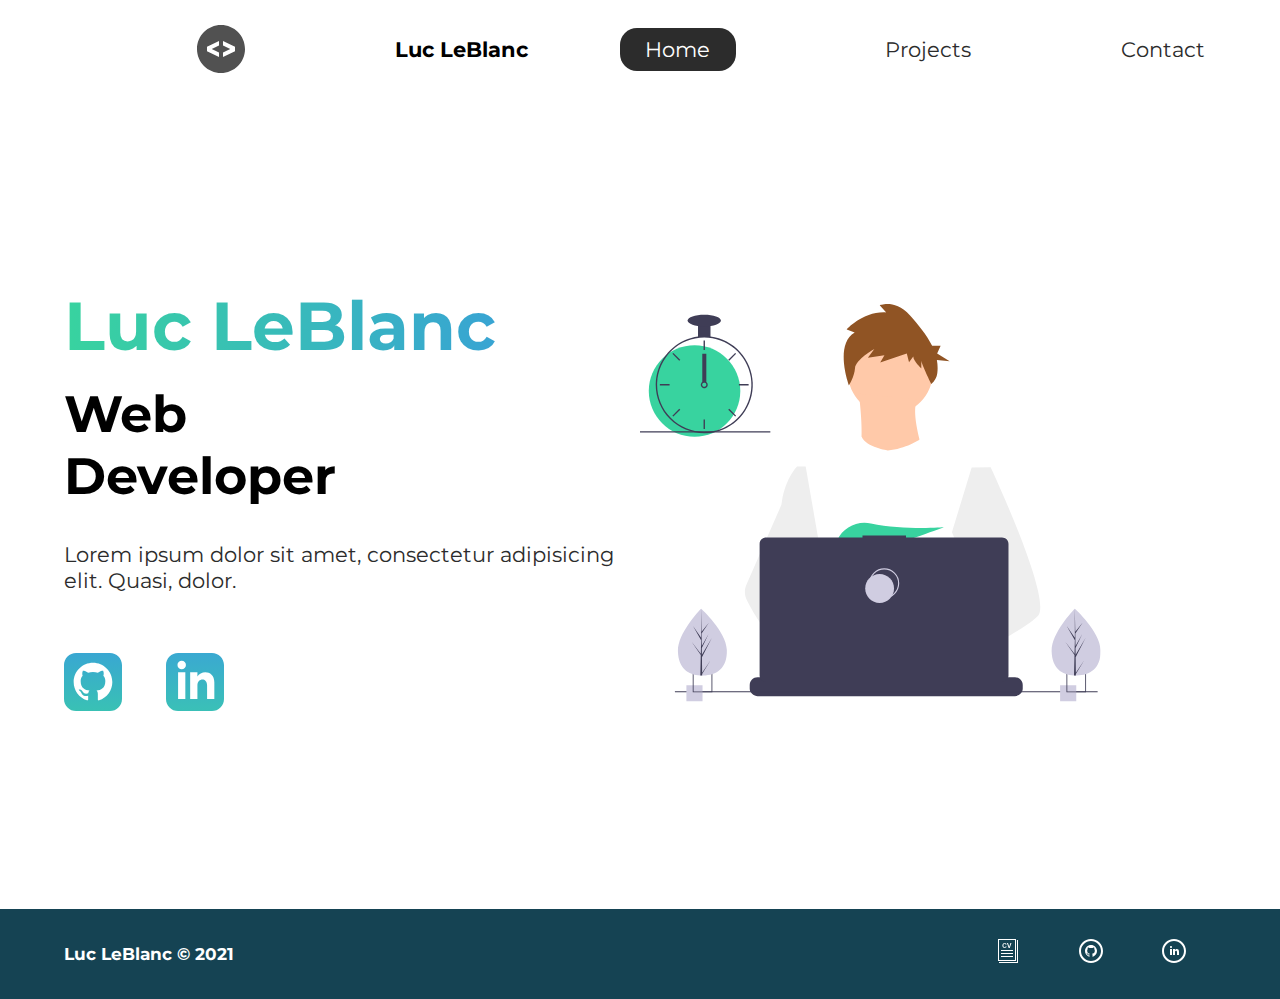
<file: index.html>
<!DOCTYPE html>
<html lang="en">
<head>
    <meta charset="UTF-8">
    <meta http-equiv="X-UA-Compatible" content="IE=edge">
    <meta name="viewport" content="width=device-width, initial-scale=1.0">
    <meta name="descriotion" content="Luc is a Web Developer focusing on client-friendly solutions through design and development">
    <meta name="robots" content="index,follow">
    <link rel="preconnect" href="https://fonts.gstatic.com">
    <link href="https://fonts.googleapis.com/css2?family=Montserrat:wght@400;500&display=swap" rel="stylesheet">
    <link rel="stylesheet" href="./styles/style.css">
    <title>Luc LeBlanc | Developer</title>
</head>
<body>
    <header class="main-head">
        <nav>
            <div class="logo">
                <img src="./icons/code.svg" alt="logo">
                <h1>Luc LeBlanc</h1>
            </div>
            <ul>
                <li><a href="#" class="active">Home</a></li>
                <li><a href="./projects/index.html">Projects</a></li>
                <li><a href="./contact/index.html">Contact</a></li>
            </ul>
        </nav>
    </header>
    <section class="intro">
            <div class="intro-text">
                <h2>Luc LeBlanc</h2>
                <h3>Web <br> Developer</h3>
                <p>Lorem ipsum dolor sit amet, consectetur adipisicing elit. Quasi, dolor.</p>
                <div class="intro-social">
                    <a href="#"><img src="./icons/github.svg" alt="github-social-link"></a>
                    <a href="#"><img src="./icons/linked-in.svg" alt="linkedin-social-link"></a>
                </div>
            </div>
        <div class="intro-images">
            <svg
            width="799"
            height="690"
            viewBox="0 0 799 690"
            fill="none"
            xmlns="http://www.w3.org/2000/svg"
          >
            <g id="undraw_dev_productivity_umsq (1) 1" clip-path="url(#clip0)">
              <path
                id="Vector"
                d="M516.92 624.636C516.92 624.636 512.16 626.266 504.42 628.576C487.31 633.706 455.65 642.216 428.82 643.916C405.72 645.396 386.2 641.836 382.63 626.766C381.1 620.286 383.27 614.956 388 610.576C402.12 597.486 439 592.796 468.25 591.186C476.51 590.736 484.15 590.526 490.51 590.446C501.31 590.306 508.39 590.526 508.39 590.526L508.56 591.186L516.92 624.636Z"
                fill="#FFC9A9"
              />
              <path
                id="Vector_2"
                d="M436.99 672.586C418.61 695.346 342.73 647.666 316.19 629.886C310.41 626.016 306.97 623.566 306.97 623.566L331.25 591.186L338.94 580.936C338.94 580.936 345.82 584.586 355.99 590.526C356.36 590.746 356.73 590.966 357.11 591.186C365.88 596.336 376.89 603.066 388 610.576C403.33 620.946 418.83 632.776 428.82 643.916C438.59 654.806 443.08 665.036 436.99 672.586Z"
                fill="#FFC9A9"
              />
              <g id="me">
                <path
                  id="Vector_3"
                  d="M434.672 191.952C475.283 191.607 507.926 158.406 507.582 117.795C507.237 77.1832 474.036 44.5403 433.425 44.8847C392.813 45.2291 360.17 78.4303 360.515 119.042C360.859 159.653 394.06 192.296 434.672 191.952Z"
                  fill="#FFC9A9"
                />
                <path
                  id="Vector_4"
                  d="M379.477 155.65C379.477 155.65 394.216 259.972 373.002 271.875C351.787 283.779 499.929 283.588 499.929 283.588C499.929 283.588 466.124 193.284 480.809 165.449L379.477 155.65Z"
                  fill="#FFC9A9"
                />
                <path
                  id="Vector_5"
                  d="M608.101 283.199L596.257 339.402L571.214 458.308L570.49 464.815L562.138 540.138L556.582 590.177L552.857 623.79C528.584 636.526 510.988 645.326 510.988 645.326C510.988 645.326 509.404 637.719 506.871 627.99C489.805 633.265 458.218 642.043 431.404 643.97C441.266 654.777 445.842 664.969 439.817 672.57C421.63 695.485 345.349 648.45 318.659 630.896C318.077 635.158 317.879 639.464 318.068 643.762L297.626 628.314L299.331 592.359L302.206 531.522L305.819 455.229C304.448 451.975 303.294 448.634 302.364 445.228C295.956 423.161 288.032 379.057 281.928 342.067C277.016 312.298 273.302 287.138 272.517 281.785C272.411 281.086 272.358 280.726 272.358 280.726L384.363 230.094C392.509 248.556 429.865 253.809 429.865 253.809C460.756 251.417 484.847 234.913 484.847 234.913L608.101 283.199Z"
                  fill="white"
                />
                <path
                  id="Vector_6"
                  d="M372.285 49.3811L358.49 43.9934C358.49 43.9934 386.969 12.1 426.99 14.513L415.635 2.22366C415.635 2.22366 443.04 -9.01799 468.283 19.6674C481.553 34.7467 496.908 52.4737 506.557 72.5077L521.281 72.3829L515.251 85.9663L536.874 99.3152L514.777 97.0719C516.155 104.471 516.421 112.034 515.566 119.511C514.683 126.991 510.928 133.835 505.094 138.598V138.598C505.094 138.598 487.743 103.449 487.696 97.9443L487.813 111.705C487.813 111.705 473.959 99.4371 473.889 91.1807L466.471 100.877L462.593 85.7717L416.475 101.301L423.87 88.8526L395.157 93.2246L406.278 77.9923C406.278 77.9923 373.932 96.1568 372.811 111.304C371.689 126.452 362.299 140.875 362.299 140.875C362.299 140.875 336.213 70.3294 372.285 49.3811Z"
                  fill="#905424"
                />
                <path
                  id="Vector_7"
                  d="M690.215 540.422C682.794 548.605 664.338 560.992 641.951 574.422C633.623 579.413 624.757 584.559 615.71 589.676C594.122 601.889 571.514 614.001 552.857 623.79C528.584 636.526 510.988 645.326 510.988 645.326C510.988 645.326 509.403 637.719 506.871 627.99C503.48 614.968 498.397 598.141 493.184 590.715C493.002 590.456 492.82 590.218 492.638 589.979C491.121 588.022 489.601 586.885 488.112 586.897L562.138 540.138L594.127 519.926L570.489 464.814L540.842 395.683L557.908 339.727L575.062 283.479L608.101 283.199C608.101 283.199 619.243 306.985 633.514 340.166C635.647 345.128 637.851 350.299 640.096 355.64C669.469 425.394 706.176 522.836 690.215 540.422Z"
                  fill="#EEEEEE"
                />
                <path
                  id="Vector_8"
                  d="M358.123 591.2C355.41 591.212 352.702 591.456 350.029 591.928C327.074 596.073 320.47 616.94 318.659 630.896C318.077 635.158 317.879 639.464 318.068 643.761L297.626 628.314L290.178 622.687C272.316 616.628 256.353 605.733 242.483 592.84C230.449 581.456 219.634 568.849 210.213 555.223C200.831 541.793 192.448 527.692 185.134 513.034C183.094 508.943 181.977 504.454 181.864 499.884C181.751 495.314 182.644 490.775 184.48 486.588L209.154 430.327L245.218 348.098C245.471 346.146 245.752 344.237 246.059 342.371C252.995 300.511 272.367 281.786 272.367 281.786L287.286 281.659L297.778 341.932L310.813 416.815L302.364 445.227L282.839 510.845L302.205 531.522L358.123 591.2Z"
                  fill="#EEEEEE"
                />
              </g>
              <path
                id="Vector_9"
                d="M372.877 415.806L385.631 430.686C390.37 429.783 395.319 428.721 400.416 427.529L396.752 415.806L405.71 426.256C459.707 412.975 526.637 387.155 526.637 387.155C526.637 387.155 454.379 392.453 400.428 380.666C376.558 375.451 351.998 387.284 342.202 409.668C336.508 422.679 337.403 433.951 357.596 433.951C364.419 433.835 371.223 433.195 377.949 432.037L372.877 415.806Z"
                fill="#38D39F"
              />
              <path
                id="Vector_10"
                d="M663.65 660.386V666.456C663.654 668.122 663.345 669.774 662.74 671.326C662.472 672.018 662.147 672.687 661.77 673.326C660.578 675.326 658.887 676.983 656.862 678.133C654.838 679.283 652.549 679.887 650.22 679.886H203.67C201.342 679.887 199.053 679.283 197.028 678.133C195.003 676.983 193.312 675.326 192.12 673.326C191.743 672.687 191.419 672.018 191.15 671.326C190.546 669.774 190.237 668.122 190.24 666.456V660.386C190.24 658.622 190.587 656.876 191.262 655.246C191.936 653.616 192.926 652.136 194.173 650.888C195.42 649.641 196.901 648.652 198.53 647.977C200.16 647.302 201.906 646.955 203.67 646.956H229.41V644.126C229.41 644.052 229.425 643.979 229.453 643.911C229.481 643.843 229.522 643.782 229.574 643.73C229.626 643.678 229.688 643.636 229.756 643.608C229.824 643.58 229.897 643.566 229.97 643.566H243.4C243.474 643.566 243.547 643.58 243.615 643.608C243.683 643.636 243.745 643.678 243.797 643.73C243.849 643.782 243.89 643.843 243.918 643.911C243.946 643.979 243.96 644.052 243.96 644.126V646.956H252.35V644.126C252.35 644.052 252.365 643.979 252.393 643.911C252.421 643.843 252.462 643.782 252.514 643.73C252.566 643.678 252.628 643.636 252.696 643.608C252.764 643.58 252.837 643.566 252.91 643.566H266.34C266.414 643.566 266.487 643.58 266.555 643.608C266.623 643.636 266.684 643.678 266.736 643.73C266.789 643.782 266.83 643.843 266.858 643.911C266.886 643.979 266.9 644.052 266.9 644.126V646.956H275.3V644.126C275.3 644.052 275.315 643.979 275.343 643.911C275.371 643.843 275.412 643.782 275.464 643.73C275.516 643.678 275.578 643.636 275.646 643.608C275.714 643.58 275.787 643.566 275.86 643.566H289.29C289.364 643.566 289.437 643.58 289.505 643.608C289.573 643.636 289.634 643.678 289.686 643.73C289.739 643.782 289.78 643.843 289.808 643.911C289.836 643.979 289.85 644.052 289.85 644.126V646.956H298.24V644.126C298.24 644.052 298.255 643.979 298.283 643.911C298.311 643.843 298.352 643.782 298.404 643.73C298.456 643.678 298.518 643.636 298.586 643.608C298.654 643.58 298.727 643.566 298.8 643.566H312.23C312.304 643.566 312.377 643.58 312.445 643.608C312.513 643.636 312.574 643.678 312.626 643.73C312.678 643.782 312.72 643.843 312.748 643.911C312.776 643.979 312.79 644.052 312.79 644.126V646.956H321.18V644.126C321.18 644.052 321.194 643.979 321.223 643.911C321.251 643.843 321.292 643.782 321.344 643.73C321.396 643.678 321.458 643.636 321.526 643.608C321.594 643.58 321.667 643.566 321.74 643.566H335.17C335.244 643.566 335.317 643.58 335.385 643.608C335.453 643.636 335.514 643.678 335.566 643.73C335.618 643.782 335.66 643.843 335.688 643.911C335.716 643.979 335.73 644.052 335.73 644.126V646.956H344.13V644.126C344.13 644.052 344.145 643.979 344.173 643.911C344.201 643.843 344.242 643.782 344.294 643.73C344.346 643.678 344.408 643.636 344.476 643.608C344.544 643.58 344.617 643.566 344.69 643.566H358.12C358.194 643.566 358.267 643.58 358.335 643.608C358.403 643.636 358.464 643.678 358.516 643.73C358.569 643.782 358.61 643.843 358.638 643.911C358.666 643.979 358.68 644.052 358.68 644.126V646.956H367.07V644.126C367.07 644.052 367.085 643.979 367.113 643.911C367.141 643.843 367.182 643.782 367.234 643.73C367.286 643.678 367.348 643.636 367.416 643.608C367.484 643.58 367.557 643.566 367.63 643.566H472.83C472.904 643.566 472.977 643.58 473.045 643.608C473.113 643.636 473.174 643.678 473.227 643.73C473.279 643.782 473.32 643.843 473.348 643.911C473.376 643.979 473.39 644.052 473.39 644.126V646.956H481.79V644.126C481.79 644.052 481.804 643.979 481.833 643.911C481.861 643.843 481.902 643.782 481.954 643.73C482.006 643.678 482.068 643.636 482.136 643.608C482.204 643.58 482.277 643.566 482.35 643.566H495.78C495.928 643.567 496.07 643.627 496.175 643.732C496.279 643.836 496.339 643.978 496.34 644.126V646.956H504.73V644.126C504.73 644.052 504.745 643.979 504.773 643.911C504.801 643.843 504.842 643.782 504.894 643.73C504.946 643.678 505.008 643.636 505.076 643.608C505.144 643.58 505.217 643.566 505.29 643.566H518.72C518.794 643.566 518.867 643.58 518.935 643.608C519.003 643.636 519.065 643.678 519.117 643.73C519.169 643.782 519.21 643.843 519.238 643.911C519.266 643.979 519.28 644.052 519.28 644.126V646.956H527.67V644.126C527.67 644.052 527.685 643.979 527.713 643.911C527.741 643.843 527.782 643.782 527.834 643.73C527.886 643.678 527.948 643.636 528.016 643.608C528.084 643.58 528.157 643.566 528.23 643.566H541.66C541.734 643.566 541.807 643.58 541.875 643.608C541.943 643.636 542.005 643.678 542.057 643.73C542.109 643.782 542.15 643.843 542.178 643.911C542.206 643.979 542.22 644.052 542.22 644.126V646.956H550.62V644.126C550.62 644.052 550.635 643.979 550.663 643.911C550.691 643.843 550.732 643.782 550.784 643.73C550.836 643.678 550.898 643.636 550.966 643.608C551.034 643.58 551.107 643.566 551.18 643.566H564.61C564.757 643.568 564.898 643.628 565.001 643.733C565.104 643.837 565.161 643.979 565.16 644.126V646.956H573.56V644.126C573.56 644.052 573.575 643.979 573.603 643.911C573.631 643.843 573.672 643.782 573.724 643.73C573.776 643.678 573.838 643.636 573.906 643.608C573.974 643.58 574.047 643.566 574.12 643.566H587.55C587.624 643.566 587.697 643.58 587.765 643.608C587.833 643.636 587.895 643.678 587.947 643.73C587.999 643.782 588.04 643.843 588.068 643.911C588.096 643.979 588.11 644.052 588.11 644.126V646.956H596.5V644.126C596.5 644.052 596.515 643.979 596.543 643.911C596.571 643.843 596.612 643.782 596.664 643.73C596.716 643.678 596.778 643.636 596.846 643.608C596.914 643.58 596.987 643.566 597.06 643.566H610.49C610.564 643.566 610.637 643.58 610.705 643.608C610.773 643.636 610.835 643.678 610.887 643.73C610.939 643.782 610.98 643.843 611.008 643.911C611.036 643.979 611.05 644.052 611.05 644.126V646.956H650.22C651.984 646.955 653.731 647.302 655.36 647.977C656.99 648.652 658.471 649.641 659.718 650.888C660.965 652.136 661.954 653.616 662.629 655.246C663.304 656.876 663.651 658.622 663.65 660.386Z"
                fill="#3F3D56"
              />
              <path
                id="Vector_11"
                d="M793.5 671.326H60.5V673.326H793.5V671.326Z"
                fill="#3F3D56"
              />
              <path
                id="Vector_12"
                d="M627.694 404.757H461.251V401.326H385.78V404.757H218.651C215.665 404.757 212.801 405.943 210.69 408.054C208.578 410.166 207.392 413.029 207.392 416.015V643.927C207.392 646.913 208.578 649.776 210.69 651.888C212.801 653.999 215.665 655.185 218.651 655.185H627.694C630.68 655.185 633.544 653.999 635.655 651.888C637.767 649.776 638.953 646.913 638.953 643.927V416.015C638.953 414.537 638.662 413.073 638.096 411.707C637.53 410.341 636.701 409.1 635.655 408.054C634.61 407.009 633.369 406.18 632.003 405.614C630.637 405.048 629.173 404.757 627.694 404.757Z"
                fill="#3F3D56"
              />
              <path
                id="Vector_13"
                d="M423.5 509.326C437.307 509.326 448.5 498.133 448.5 484.326C448.5 470.519 437.307 459.326 423.5 459.326C409.693 459.326 398.5 470.519 398.5 484.326C398.5 498.133 409.693 509.326 423.5 509.326Z"
                stroke="#D0CDE1"
                stroke-width="2"
                stroke-miterlimit="10"
              />
              <path
                id="Vector_14"
                d="M415.5 518.326C429.307 518.326 440.5 507.133 440.5 493.326C440.5 479.519 429.307 468.326 415.5 468.326C401.693 468.326 390.5 479.519 390.5 493.326C390.5 507.133 401.693 518.326 415.5 518.326Z"
                fill="#D0CDE1"
              />
              <path
                id="Vector_15"
                d="M108.446 661.223H80.4463V689.223H108.446V661.223Z"
                fill="#D0CDE1"
              />
              <path
                id="Vector_16"
                d="M91.4502 639.223V673.223H125.45V639.223H91.4502ZM123.97 671.743H92.9202V640.703H123.97V671.743Z"
                fill="#3F3D56"
              />
              <path
                id="Vector_17"
                d="M756.446 661.223H728.446V689.223H756.446V661.223Z"
                fill="#D0CDE1"
              />
              <path
                id="Vector_18"
                d="M739.45 639.223V673.223H773.45V639.223H739.45ZM771.97 671.743H740.92V640.703H771.97V671.743Z"
                fill="#3F3D56"
              />
              <path
                id="Vector_19"
                d="M94.5802 230.113C138.399 230.113 173.921 194.592 173.921 150.773C173.921 106.955 138.399 71.4326 94.5802 71.4326C50.7617 71.4326 15.2397 106.955 15.2397 150.773C15.2397 194.592 50.7617 230.113 94.5802 230.113Z"
                fill="#38D39F"
              />
              <path
                id="Vector_20"
                d="M122.229 56.4899C115.045 55.5763 107.774 55.5763 100.59 56.4899C84.586 58.5913 69.5203 65.2398 57.181 75.6465C44.8417 86.0532 35.7467 99.7813 30.9754 115.202C28.8053 122.229 27.5764 129.514 27.3208 136.864C27.2848 137.886 27.2607 138.92 27.2607 139.954C27.283 162.264 36.1559 183.655 51.932 199.431C67.7082 215.207 89.0989 224.08 111.41 224.103C113.201 224.103 114.992 224.042 116.759 223.934C120.907 223.674 125.03 223.103 129.093 222.227C148.495 218.055 165.798 207.161 177.947 191.468C190.095 175.776 196.308 156.295 195.487 136.467C194.665 116.638 186.863 97.738 173.459 83.1039C160.054 68.4698 141.909 59.0435 122.229 56.4899H122.229ZM137.748 217.347H137.736C130.959 219.659 123.905 221.062 116.759 221.518C114.992 221.638 113.201 221.698 111.41 221.698C89.7377 221.672 68.961 213.051 53.6367 197.727C38.3123 182.402 29.6914 161.626 29.6649 139.954C29.6649 138.92 29.689 137.886 29.725 136.864C30.5514 115.744 39.5156 95.7617 54.7411 81.1008C69.9666 66.44 90.273 58.237 111.41 58.2089C130.776 58.21 149.513 65.0865 164.283 77.6131C179.052 90.1398 188.895 107.503 192.057 126.61C195.219 145.716 191.496 165.325 181.55 181.942C171.604 198.559 156.081 211.106 137.748 217.347H137.748Z"
                fill="#3F3D56"
              />
              <path
                id="Vector_21"
                d="M112.612 63.0176H110.208V79.8474H112.612V63.0176Z"
                fill="#3F3D56"
              />
              <path
                id="Vector_22"
                d="M57.8578 84.7018L56.1577 86.4019L68.0582 98.3023L69.7582 96.6022L57.8578 84.7018Z"
                fill="#3F3D56"
              />
              <path
                id="Vector_23"
                d="M34.4736 138.751V141.156H51.3034V138.751H34.4736Z"
                fill="#3F3D56"
              />
              <path
                id="Vector_24"
                d="M56.1578 193.506L57.8579 195.206L69.7584 183.306L68.0583 181.606L56.1578 193.506Z"
                fill="#3F3D56"
              />
              <path
                id="Vector_25"
                d="M153.062 96.6022L154.762 98.3022L166.662 86.4018L164.962 84.7017L153.062 96.6022Z"
                fill="#3F3D56"
              />
              <path
                id="Vector_26"
                d="M171.516 138.751V141.156H188.346V138.751H171.516Z"
                fill="#3F3D56"
              />
              <path
                id="Vector_27"
                d="M154.762 181.605L153.062 183.305L164.962 195.206L166.662 193.506L154.762 181.605Z"
                fill="#3F3D56"
              />
              <path
                id="Vector_28"
                d="M112.612 200.06H110.208V216.89H112.612V200.06Z"
                fill="#3F3D56"
              />
              <path
                id="Vector_29"
                d="M115.016 135.145C113.976 134.365 112.711 133.943 111.41 133.943C110.11 133.943 108.844 134.365 107.804 135.145C107.091 135.686 106.505 136.375 106.085 137.165C105.552 138.181 105.322 139.329 105.421 140.473C105.52 141.616 105.944 142.707 106.644 143.617C107.343 144.527 108.288 145.218 109.368 145.608C110.447 145.997 111.616 146.07 112.735 145.817C113.855 145.564 114.878 144.996 115.685 144.179C116.492 143.363 117.048 142.333 117.288 141.21C117.528 140.088 117.441 138.92 117.039 137.846C116.636 136.771 115.935 135.834 115.017 135.145H115.016ZM111.41 143.56C110.454 143.557 109.539 143.176 108.863 142.501C108.187 141.825 107.807 140.909 107.804 139.954C107.808 139.224 108.03 138.513 108.441 137.91C108.793 137.4 109.271 136.989 109.828 136.718C110.386 136.446 111.004 136.323 111.623 136.361C112.241 136.398 112.84 136.594 113.361 136.931C113.881 137.267 114.307 137.732 114.595 138.281C114.883 138.83 115.025 139.444 115.007 140.063C114.989 140.683 114.811 141.287 114.491 141.818C114.17 142.349 113.719 142.788 113.179 143.093C112.639 143.398 112.03 143.559 111.41 143.56V143.56Z"
                fill="#3F3D56"
              />
              <path
                id="Vector_30"
                d="M122.229 35.3687H100.591V57.007H122.229V35.3687Z"
                fill="#3F3D56"
              />
              <path
                id="Vector_31"
                d="M111.41 38.9748C127.344 38.9748 140.261 34.4 140.261 28.7567C140.261 23.1134 127.344 18.5386 111.41 18.5386C95.4757 18.5386 82.5586 23.1134 82.5586 28.7567C82.5586 34.4 95.4757 38.9748 111.41 38.9748Z"
                fill="#3F3D56"
              />
              <path id="clock-arrow" d="M115 86H108V135H115V86Z" fill="#3F3D56" />
              <path
                id="Vector_32"
                d="M226 220.44H0V222.844H226V220.44Z"
                fill="#3F3D56"
              />
              <g id="plant-left">
                <path
                  id="Vector_33"
                  d="M150.594 599.754C151.527 631.704 132.858 643.413 109.43 644.097C108.886 644.113 108.344 644.123 107.805 644.126C106.719 644.135 105.643 644.117 104.577 644.072C83.3891 643.193 66.6172 631.945 65.7495 602.232C64.8515 571.482 103.018 531.529 105.882 528.574L105.887 528.571C105.996 528.458 106.052 528.402 106.052 528.402C106.052 528.402 149.661 567.807 150.594 599.754Z"
                  fill="#D0CDE1"
                />
                <path
                  id="Vector_34"
                  d="M107.744 639.255L122.626 617.124L107.774 641.636L107.805 644.126C106.719 644.135 105.643 644.117 104.577 644.072L105.315 612.06L105.295 611.813L105.322 611.766L105.393 608.741L89.0952 585.078L105.374 606.477L105.432 607.116L105.989 582.93L91.9122 558.397L106.029 578.681L105.882 528.574L105.882 528.407L105.887 528.571L106.821 568.062L119.651 552.021L106.863 571.464L107.143 593.098L118.949 571.984L107.187 596.279L107.343 608.308L124.512 578.897L107.395 612.505L107.744 639.255Z"
                  fill="#3F3D56"
                />
              </g>
              <g id="plant-right">
                <path
                  id="Vector_35"
                  d="M798.594 599.754C799.527 631.704 780.858 643.413 757.43 644.097C756.886 644.113 756.344 644.123 755.805 644.126C754.719 644.135 753.643 644.117 752.577 644.072C731.389 643.193 714.617 631.945 713.749 602.232C712.851 571.482 751.018 531.529 753.882 528.574L753.887 528.571C753.996 528.458 754.052 528.402 754.052 528.402C754.052 528.402 797.661 567.807 798.594 599.754Z"
                  fill="#D0CDE1"
                />
                <path
                  id="Vector_36"
                  d="M755.744 639.255L770.626 617.124L755.774 641.636L755.805 644.126C754.719 644.135 753.643 644.117 752.577 644.072L753.315 612.06L753.295 611.813L753.323 611.766L753.393 608.741L737.095 585.078L753.374 606.477L753.432 607.116L753.989 582.93L739.912 558.397L754.029 578.681L753.882 528.574L753.882 528.407L753.887 528.571L754.821 568.062L767.651 552.021L754.864 571.464L755.143 593.098L766.949 571.984L755.187 596.279L755.343 608.308L772.512 578.897L755.395 612.505L755.744 639.255Z"
                  fill="#3F3D56"
                />
              </g>
            </g>
            <defs>
              <clipPath id="clip0">
                <rect width="798.627" height="689.223" fill="white" />
              </clipPath>
            </defs>
          </svg>
          <img src="./img/splash.svg" alt="" class="splash">
        </div>
    </section>
    <footer>
      <h4>Luc LeBlanc &copy; 2021</h4>
      <ul>
          <li><a href="#"><img src="./icons/cv-4.svg" alt="Resume"></a></li>
          <li><a href="#"><img src="./icons/github-5.svg" alt="Github"></a></li>
          <li><a href="#"><img src="./icons/linkedin-5.svg" alt="Linkedin"></a></li>
      </ul>
  </footer>
</body>
</html>
</file>
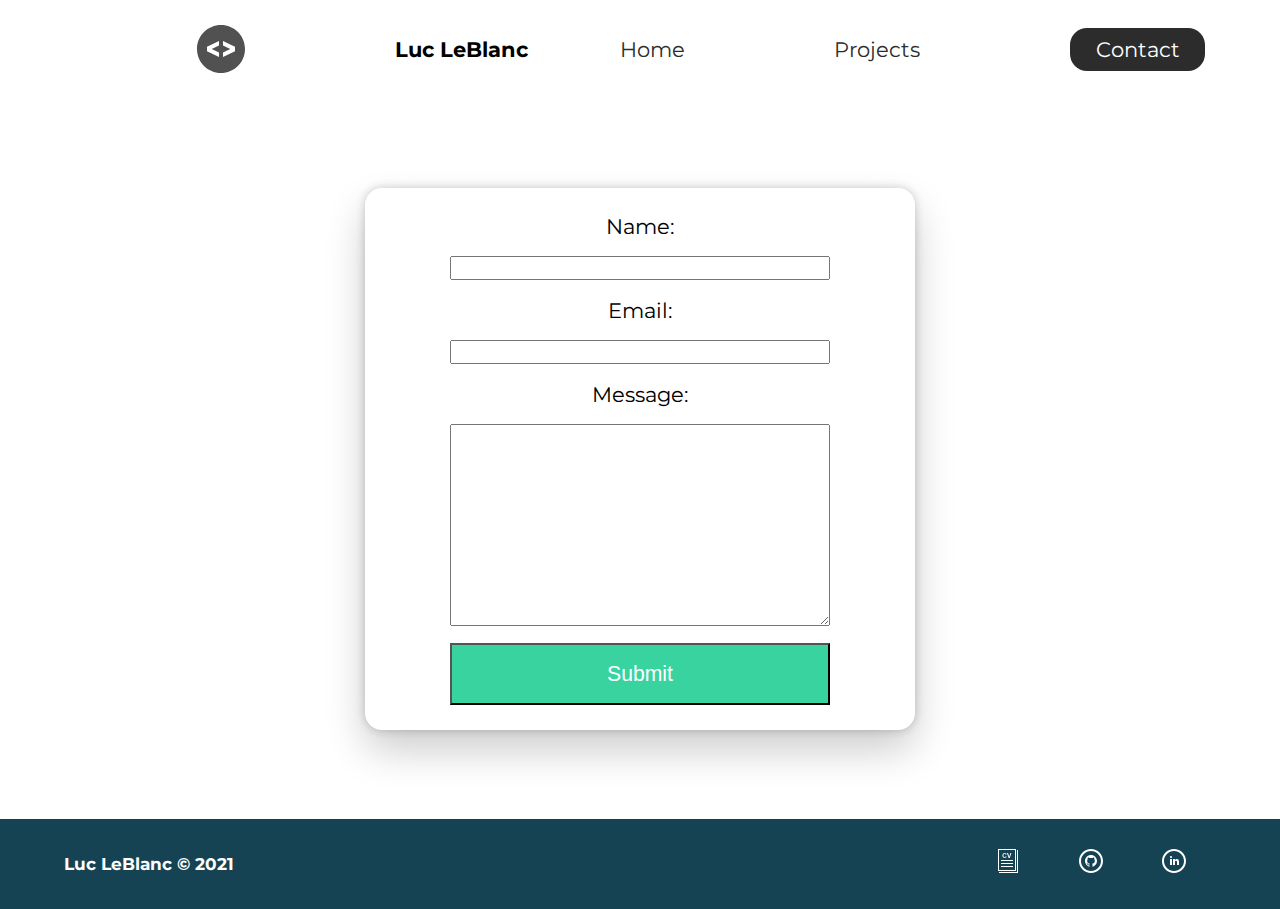
<file: contact/index.html>
<!DOCTYPE html>
<html lang="en">
<head>
    <meta charset="UTF-8">
    <meta http-equiv="X-UA-Compatible" content="IE=edge">
    <meta name="viewport" content="width=device-width, initial-scale=1.0">
    <meta name="descriotion" content="Luc is a Web Developer focusing on client-friendly solutions through design and development">
    <meta name="robots" content="index,follow">
    <link rel="preconnect" href="https://fonts.gstatic.com">
    <link href="https://fonts.googleapis.com/css2?family=Montserrat:wght@400;500&display=swap" rel="stylesheet">
    <link rel="stylesheet" href="../styles/style.css">
    <title>Luc LeBlanc | Contact</title>
</head>
<body>
    <header class="main-head">
        <nav>
            <div class="logo">
                <img src="../icons/code.svg" alt="logo">
                <h1>Luc LeBlanc</h1>
            </div>
            <ul>
                <li><a href="../index.html">Home</a></li>
                <li><a href="../projects/index.html">Projects</a></li>
                <li><a href="./" class="active">Contact</a></li>
            </ul>
        </nav>
    </header>
    <section class="form-section">
        <form action="">
            <label for="name">Name:</label>
            <input type="text" name="name" id="name" required>
            <label for="email">Email:</label>
            <input type="email" name="name" id="email" required>
            <label for="message">Message:</label>
            <textarea name="message" id="message" cols="30" rows="10"></textarea>
            <button type="submit">Submit</button>
        </form>
    </section>
    <footer>
        <h4>Luc LeBlanc &copy; 2021</h4>
        <ul>
            <li><a href="#"><img src="../icons/cv-4.svg" alt="Resume"></a></li>
            <li><a href="#"><img src="../icons/github-5.svg" alt="Github"></a></li>
            <li><a href="#"><img src="../icons/linkedin-5.svg" alt="Linkedin"></a></li>
        </ul>
    </footer>
</body>
</html>
</file>
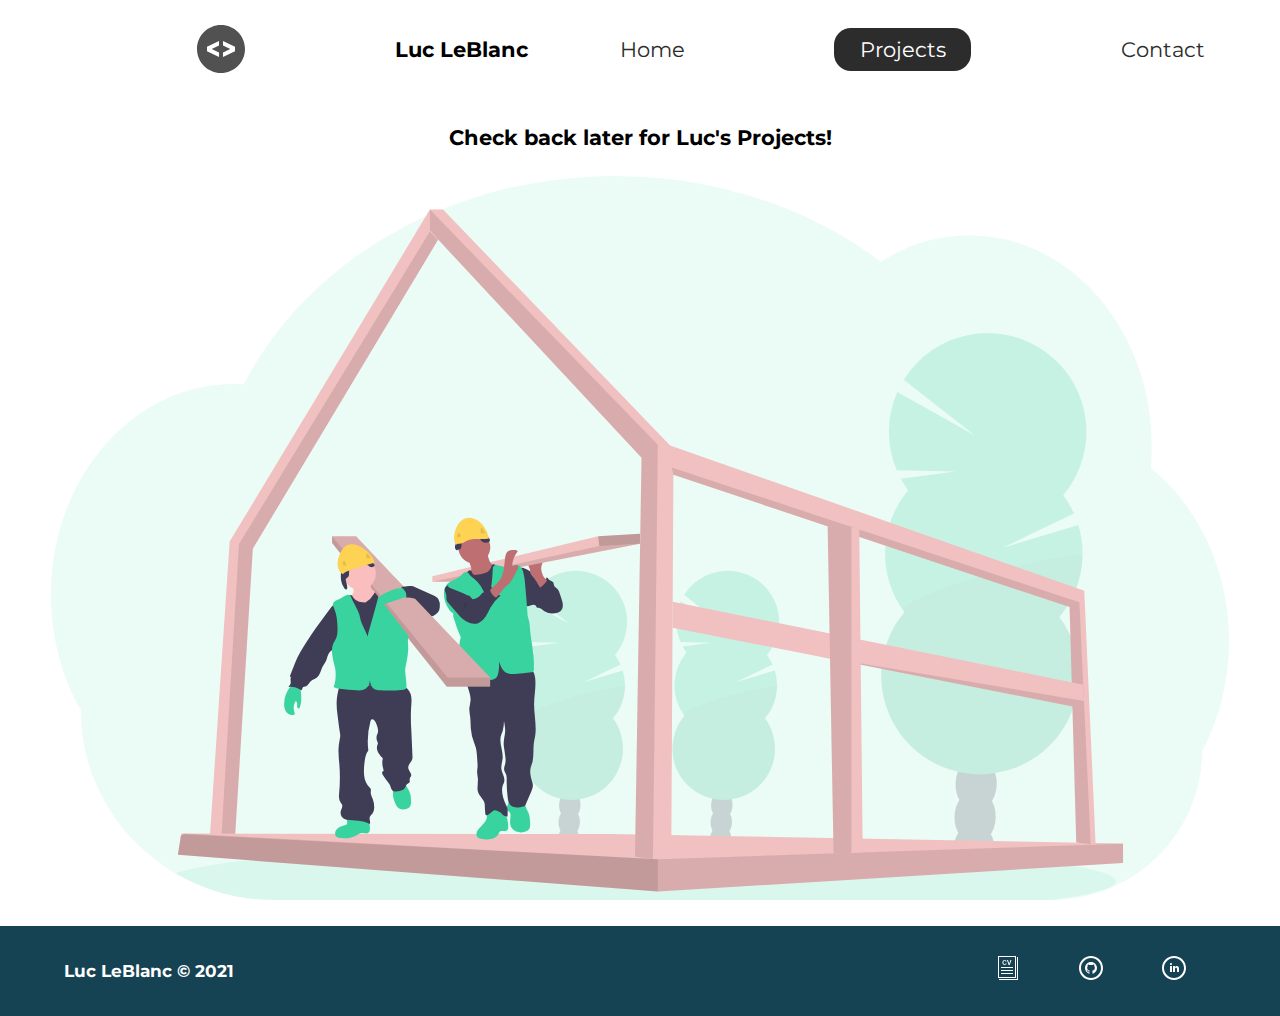
<file: projects/index.html>
<!DOCTYPE html>
<html lang="en">
<head>
    <meta charset="UTF-8">
    <meta http-equiv="X-UA-Compatible" content="IE=edge">
    <meta name="viewport" content="width=device-width, initial-scale=1.0">
    <meta name="descriotion" content="Luc is a Web Developer focusing on client-friendly solutions through design and development">
    <meta name="robots" content="index,follow">
    <link rel="preconnect" href="https://fonts.gstatic.com">
    <link href="https://fonts.googleapis.com/css2?family=Montserrat:wght@400;500&display=swap" rel="stylesheet">
    <link rel="stylesheet" href="../styles/style.css">
    <title>Luc LeBlanc | Projects</title>
</head>
<body>
    <header class="main-head">
        <nav>
            <div class="logo">
                <img src="../icons/code.svg" alt="logo">
                <h1>Luc LeBlanc</h1>
            </div>
            <ul>
                <li><a href="../index.html">Home</a></li>
                <li><a href="#"class="active">Projects</a></li>
                <li><a href="../contact/index.html">Contact</a></li>
            </ul>
        </nav>
    </header>
    <section class="projects">
        <h3>Check back later for Luc's Projects!</h3>
        <img src="../img/construction.svg" alt="">
    </section>
    <footer>
        <h4>Luc LeBlanc &copy; 2021</h4>
        <ul>
            <li><a href="#"><img src="../icons/cv-4.svg" alt="Resume"></a></li>
            <li><a href="#"><img src="../icons/github-5.svg" alt="Github"></a></li>
            <li><a href="#"><img src="../icons/linkedin-5.svg" alt="Linkedin"></a></li>
        </ul>
    </footer>
</body>
</html>
</file>
<file: styles/style.css>
* {
  margin: 0;
  padding: 0;
  -webkit-box-sizing: border-box;
          box-sizing: border-box;
}

html {
  font-size: 62.5%;
}

body {
  font-family: 'Montserrat', sans-serif;
}

h1 {
  font-size: 2.5rem;
}

li,
button,
label,
a,
p {
  font-size: 2.5rem;
}

h2 {
  font-size: 4rem;
}

h3 {
  font-size: 2.5rem;
}

h4,
h5 {
  font-size: 2rem;
}

.flex {
  display: -webkit-box;
  display: -ms-flexbox;
  display: flex;
  -webkit-box-orient: vertical;
  -webkit-box-direction: normal;
      -ms-flex-direction: column;
          flex-direction: column;
  -webkit-box-pack: center;
      -ms-flex-pack: center;
          justify-content: center;
  -webkit-box-align: center;
      -ms-flex-align: center;
          align-items: center;
}

ul {
  list-style: none;
}

a {
  text-decoration: none;
  color: #2c2c2c;
}

.main-head {
  width: 95%;
  margin: 0 0 0 auto;
}

nav {
  display: -webkit-box;
  display: -ms-flexbox;
  display: flex;
  -webkit-box-pack: justify;
      -ms-flex-pack: justify;
          justify-content: space-between;
  -webkit-box-align: center;
      -ms-flex-align: center;
          align-items: center;
  -webkit-box-orient: horizontal;
  -webkit-box-direction: normal;
      -ms-flex-direction: row;
          flex-direction: row;
  min-height: 10vh;
  width: 60%;
  -ms-flex-wrap: wrap;
      flex-wrap: wrap;
}

nav .logo {
  display: -webkit-box;
  display: -ms-flexbox;
  display: flex;
  -webkit-box-pack: start;
      -ms-flex-pack: start;
          justify-content: flex-start;
  -webkit-box-align: center;
      -ms-flex-align: center;
          align-items: center;
  -webkit-box-orient: horizontal;
  -webkit-box-direction: normal;
      -ms-flex-direction: row;
          flex-direction: row;
  -webkit-box-flex: 1;
      -ms-flex: 1 1 10rem;
          flex: 1 1 10rem;
}

nav .logo h1 {
  margin: 2rem;
}

nav ul {
  display: -webkit-box;
  display: -ms-flexbox;
  display: flex;
  -ms-flex-pack: distribute;
      justify-content: space-around;
  -webkit-box-align: center;
      -ms-flex-align: center;
          align-items: center;
  -webkit-box-orient: horizontal;
  -webkit-box-direction: normal;
      -ms-flex-direction: row;
          flex-direction: row;
  -webkit-box-flex: 1;
      -ms-flex: 1 1 40rem;
          flex: 1 1 40rem;
}

.intro {
  min-height: 90vh;
  width: 90%;
  margin: auto;
  -ms-flex-wrap: wrap;
      flex-wrap: wrap;
  display: -webkit-box;
  display: -ms-flexbox;
  display: flex;
  -webkit-box-pack: justify;
      -ms-flex-pack: justify;
          justify-content: space-between;
  -webkit-box-align: center;
      -ms-flex-align: center;
          align-items: center;
  -webkit-box-orient: horizontal;
  -webkit-box-direction: normal;
      -ms-flex-direction: row;
          flex-direction: row;
}

.intro h2 {
  font-size: 8rem;
  padding-top: 2rem;
  background: -webkit-gradient(linear, left top, right top, from(#38d39f), to(#38a4d3));
  background: linear-gradient(left, #38d39f, #38a4d3);
  -webkit-text-fill-color: transparent;
  -webkit-background-clip: text;
  background-clip: text;
  display: inline-block;
}

.intro h3 {
  font-size: 6rem;
  padding: 2rem 0rem;
  text-align: left;
}

.intro p {
  padding-top: 2rem;
  color: #2c2c2c;
}

.splash {
  position: absolute;
  top: 0%;
  right: 0%;
  height: 100%;
  z-index: -1;
}

.intro-social {
  margin-top: 4rem;
}

.intro-social a {
  margin-right: 5rem;
}

.active {
  background: #2c2c2c;
  color: white;
  padding: 1rem 3rem;
  border-radius: 2rem;
}

.intro-text,
.intro-images {
  -webkit-box-flex: 1;
      -ms-flex: 1 1 40rem;
          flex: 1 1 40rem;
}

#plant-left {
  -webkit-animation: plant 1.5s ease infinite alternate;
          animation: plant 1.5s ease infinite alternate;
}

#plant-right {
  -webkit-animation: plant 1.5s ease infinite alternate 0.5s;
          animation: plant 1.5s ease infinite alternate 0.5s;
}

#me {
  -webkit-animation: me 3s ease infinite alternate;
          animation: me 3s ease infinite alternate;
  -webkit-transform-origin: bottom;
          transform-origin: bottom;
}

#clock-arrow {
  -webkit-animation: clock 2.5s infinite linear;
          animation: clock 2.5s infinite linear;
  transform-box: fill-box;
  -webkit-transform-origin: bottom;
          transform-origin: bottom;
}

@-webkit-keyframes plant {
  from {
    -webkit-transform: translateY(0%);
            transform: translateY(0%);
  }
  to {
    -webkit-transform: translateY(-4%);
            transform: translateY(-4%);
  }
}

@keyframes plant {
  from {
    -webkit-transform: translateY(0%);
            transform: translateY(0%);
  }
  to {
    -webkit-transform: translateY(-4%);
            transform: translateY(-4%);
  }
}

@-webkit-keyframes me {
  from {
    -webkit-transform: rotateZ(-5deg);
            transform: rotateZ(-5deg);
  }
  to {
    -webkit-transform: rotateZ(5deg);
            transform: rotateZ(5deg);
  }
}

@keyframes me {
  from {
    -webkit-transform: rotateZ(-5deg);
            transform: rotateZ(-5deg);
  }
  to {
    -webkit-transform: rotateZ(5deg);
            transform: rotateZ(5deg);
  }
}

@-webkit-keyframes clock {
  from {
    -webkit-transform: rotateZ(0deg);
            transform: rotateZ(0deg);
  }
  to {
    -webkit-transform: rotateZ(360deg);
            transform: rotateZ(360deg);
  }
}

@keyframes clock {
  from {
    -webkit-transform: rotateZ(0deg);
            transform: rotateZ(0deg);
  }
  to {
    -webkit-transform: rotateZ(360deg);
            transform: rotateZ(360deg);
  }
}

.projects {
  display: -webkit-box;
  display: -ms-flexbox;
  display: flex;
  -webkit-box-pack: center;
      -ms-flex-pack: center;
          justify-content: center;
  -webkit-box-orient: vertical;
  -webkit-box-direction: normal;
      -ms-flex-direction: column;
          flex-direction: column;
}

h3 {
  text-align: center;
  padding-top: 3rem;
}

img {
  margin: 3rem auto;
  max-height: 90vh;
  -o-object-fit: cover;
     object-fit: cover;
  max-width: 100%;
  max-height: 100%;
}

.form-section {
  min-height: 80vh;
  display: -webkit-box;
  display: -ms-flexbox;
  display: flex;
  -webkit-box-pack: center;
      -ms-flex-pack: center;
          justify-content: center;
  -webkit-box-align: center;
      -ms-flex-align: center;
          align-items: center;
  -webkit-box-orient: horizontal;
  -webkit-box-direction: normal;
      -ms-flex-direction: row;
          flex-direction: row;
}

.form-section form {
  padding: 3rem 10rem;
  -webkit-box-shadow: 0px 0px 10px rgba(0, 0, 0, 0.2), 0px 20px 40px rgba(0, 0, 0, 0.2);
          box-shadow: 0px 0px 10px rgba(0, 0, 0, 0.2), 0px 20px 40px rgba(0, 0, 0, 0.2);
  display: -webkit-box;
  display: -ms-flexbox;
  display: flex;
  -webkit-box-pack: center;
      -ms-flex-pack: center;
          justify-content: center;
  -webkit-box-align: center;
      -ms-flex-align: center;
          align-items: center;
  -webkit-box-orient: vertical;
  -webkit-box-direction: normal;
      -ms-flex-direction: column;
          flex-direction: column;
  border-radius: 2rem;
}

.form-section input, .form-section textarea {
  margin: 2rem;
  font-size: 2rem;
  width: 100%;
}

.form-section input:focus, .form-section textarea:focus {
  outline: 2px solid black;
}

.form-section textarea {
  font-family: 'Montserrat',sans-serif;
  font-size: 2rem;
}

.form-section button {
  width: 100%;
  padding: 2rem;
  background: #38D39F;
  color: white;
}

footer {
  background: #154353;
  color: white;
  min-height: 10vh;
  padding: 0% 5%;
  display: -webkit-box;
  display: -ms-flexbox;
  display: flex;
  -webkit-box-pack: start;
      -ms-flex-pack: start;
          justify-content: flex-start;
  -webkit-box-align: center;
      -ms-flex-align: center;
          align-items: center;
  -webkit-box-orient: horizontal;
  -webkit-box-direction: normal;
      -ms-flex-direction: row;
          flex-direction: row;
}

footer ul {
  -webkit-box-flex: 1;
      -ms-flex: 1 1 20rem;
          flex: 1 1 20rem;
  display: -webkit-box;
  display: -ms-flexbox;
  display: flex;
  -ms-flex-pack: distribute;
      justify-content: space-around;
  -webkit-box-align: center;
      -ms-flex-align: center;
          align-items: center;
  -webkit-box-orient: horizontal;
  -webkit-box-direction: normal;
      -ms-flex-direction: row;
          flex-direction: row;
  color: white;
}

footer h4 {
  -webkit-box-flex: 7;
      -ms-flex: 7 1 40rem;
          flex: 7 1 40rem;
}

@media screen and (max-width: 1332px) {
  html {
    font-size: 53%;
  }
  .splash {
    display: none;
  }
  svg {
    width: 80%;
  }
  nav {
    width: 100%;
  }
}

@media screen and (max-width: 754px) {
  html {
    font-size: 45%;
  }
  svg {
    height: 60%;
  }
  .main-head {
    width: 100%;
  }
  nav .logo {
    display: -webkit-box;
    display: -ms-flexbox;
    display: flex;
    -webkit-box-pack: center;
        -ms-flex-pack: center;
            justify-content: center;
    -webkit-box-align: center;
        -ms-flex-align: center;
            align-items: center;
    -webkit-box-orient: horizontal;
    -webkit-box-direction: normal;
        -ms-flex-direction: row;
            flex-direction: row;
    -webkit-box-flex: 1;
        -ms-flex: 1 1 20rem;
            flex: 1 1 20rem;
    margin: 2rem 0rem;
  }
  nav ul {
    -webkit-box-flex: 1;
        -ms-flex: 1 1 60rem;
            flex: 1 1 60rem;
    margin: 2rem 0rem;
  }
  .intro-text {
    margin-top: 5rem;
    text-align: center;
  }
  .intro-text h3 {
    text-align: center;
  }
  .intro-images {
    text-align: center;
  }
  .intro-social {
    display: -webkit-box;
    display: -ms-flexbox;
    display: flex;
    -webkit-box-pack: center;
        -ms-flex-pack: center;
            justify-content: center;
    -webkit-box-align: center;
        -ms-flex-align: center;
            align-items: center;
    -webkit-box-orient: horizontal;
    -webkit-box-direction: normal;
        -ms-flex-direction: row;
            flex-direction: row;
  }
  .intro-social a {
    margin: 2rem;
  }
  form {
    padding: 0rem;
    width: 100%;
  }
}
/*# sourceMappingURL=style.css.map */
</file>
